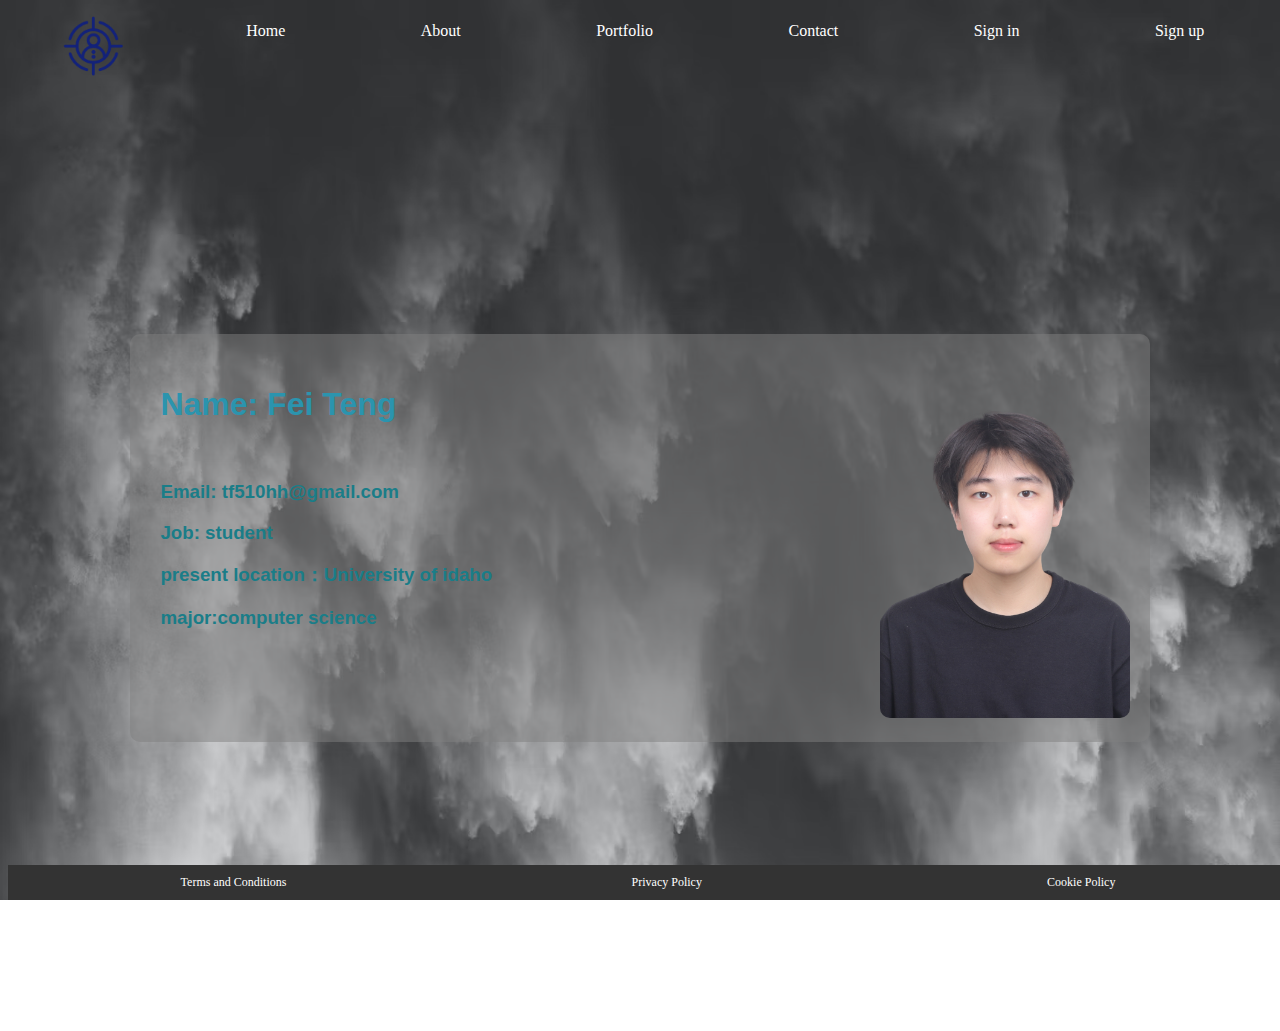
<file: index.html>
<!DOCTYPE html>
<html>
<head>
  <title>My Personal Website</title>
  <style>
    /* Styling to highlight the current page */
    .active {
      font-weight: bold;
    }
  </style>
  <link rel="stylesheet" href="general.css">
  <link rel="icon" href="pic.png" type="image/x-icon"> 
</head>
<body>
  <!-- Header Menu -->
  <header>
    <nav>
      <img src="pic.png" alt="Website Logo" style="height: 75px; width: 75px;">
      <a href="home.html">Home</a>
      <a href="about.html">About</a>
      <a href="portfolio.html">Portfolio</a>
      <a href="contact.html">Contact</a>
      <a href="signin.html">Sign in</a>
      <a href="signup.html">Sign up</a>
    </nav>
  </header>

  <!-- Content -->
<main>
    
  <div id="homepage">
   
    <div class="translucent-box">
      
      <div class="info">
        <h1>Name: Fei Teng</h1>
        <br><h3>Email: tf510hh@gmail.com</h3>
        <h3>Job: student</h3>
        <h3>present location：University of idaho</h3>
        <h3>major:computer science</h3>
        
      </div>
      
      <div class="image">
        <img src="IMG_6642-removebg-preview.png" alt="Your Image">
      </div>
    </div>

  </div>
  
</main>

  <!-- Footer Menu -->
  <footer>
    <nav>
      <a href="terms.html">Terms and Conditions</a>
      <a href="privacy.html">Privacy Policy</a>
      <a href="cookie.html">Cookie Policy</a>
    </nav>
  </footer>

</body>
</html>
</file>
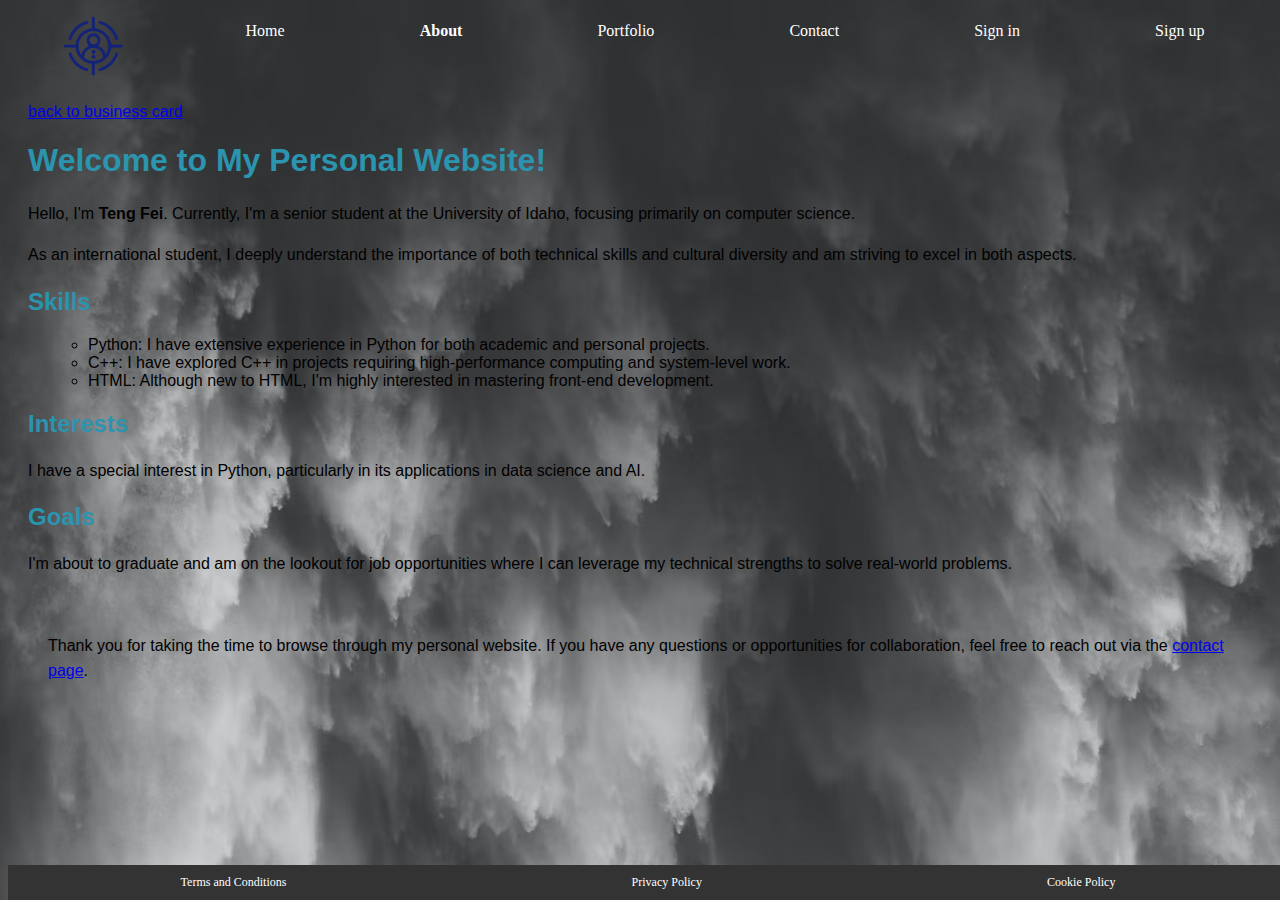
<file: about.html>
<!DOCTYPE html>
<html>
<head>
  <title>My Personal Website</title>
  <style>
    /* Styling to highlight the current page */
    .active {
      font-weight: bold;
    }
  </style>
  <link rel="stylesheet" href="general.css">
  <link rel="icon" href="pic.png" type="image/x-icon"> 
</head>
<body>
  <!-- Header Menu -->
  <header>
    <nav>
      <img src="pic.png" alt="Website Logo" style="height: 75px; width: 75px;">
      <a href="home.html">Home</a>
      <a href="about.html" class="active">About</a>
      <a href="portfolio.html">Portfolio</a>
      <a href="contact.html">Contact</a>
      <a href="signin.html">Sign in</a>
      <a href="signup.html">Sign up</a>
    </nav>
  </header>



<main>
    <a href="index.html">back to business card </a>
    <h1>Welcome to My Personal Website!</h1>
    
    <section id="about-me">
        <p>Hello, I'm <span class="highlight">Teng Fei</span>. Currently, I'm a senior student at the University of Idaho, focusing primarily on computer science.</p>
        <p>As an international student, I deeply understand the importance of both technical skills and cultural diversity and am striving to excel in both aspects.</p>
    </section>
    
    <section id="skills">
        <h2>Skills</h2>
        <ul>
            <li>Python: I have extensive experience in Python for both academic and personal projects.</li>
            <li>C++: I have explored C++ in projects requiring high-performance computing and system-level work.</li>
            <li>HTML: Although new to HTML, I'm highly interested in mastering front-end development.</li>
        </ul>
    </section>
    
    <section id="interests">
        <h2>Interests</h2>
        <p>I have a special interest in Python, particularly in its applications in data science and AI.</p>
    </section>
    
    <section id="goals">
        <h2>Goals</h2>
        <p>I'm about to graduate and am on the lookout for job opportunities where I can leverage my technical strengths to solve real-world problems.</p>
    </section>
    
    <section id="contact">
        <p>Thank you for taking the time to browse through my personal website. If you have any questions or opportunities for collaboration, feel free to reach out via the <a href="contact.html">contact page</a>.</p>
    </section>
</main>

  

  <!-- Footer Menu -->
  <footer>
    <nav>
      <a href="terms.html">Terms and Conditions</a>
      <a href="privacy.html">Privacy Policy</a>
      <a href="cookie.html">Cookie Policy</a>
    </nav>
  </footer>

</body>
</html>
</file>
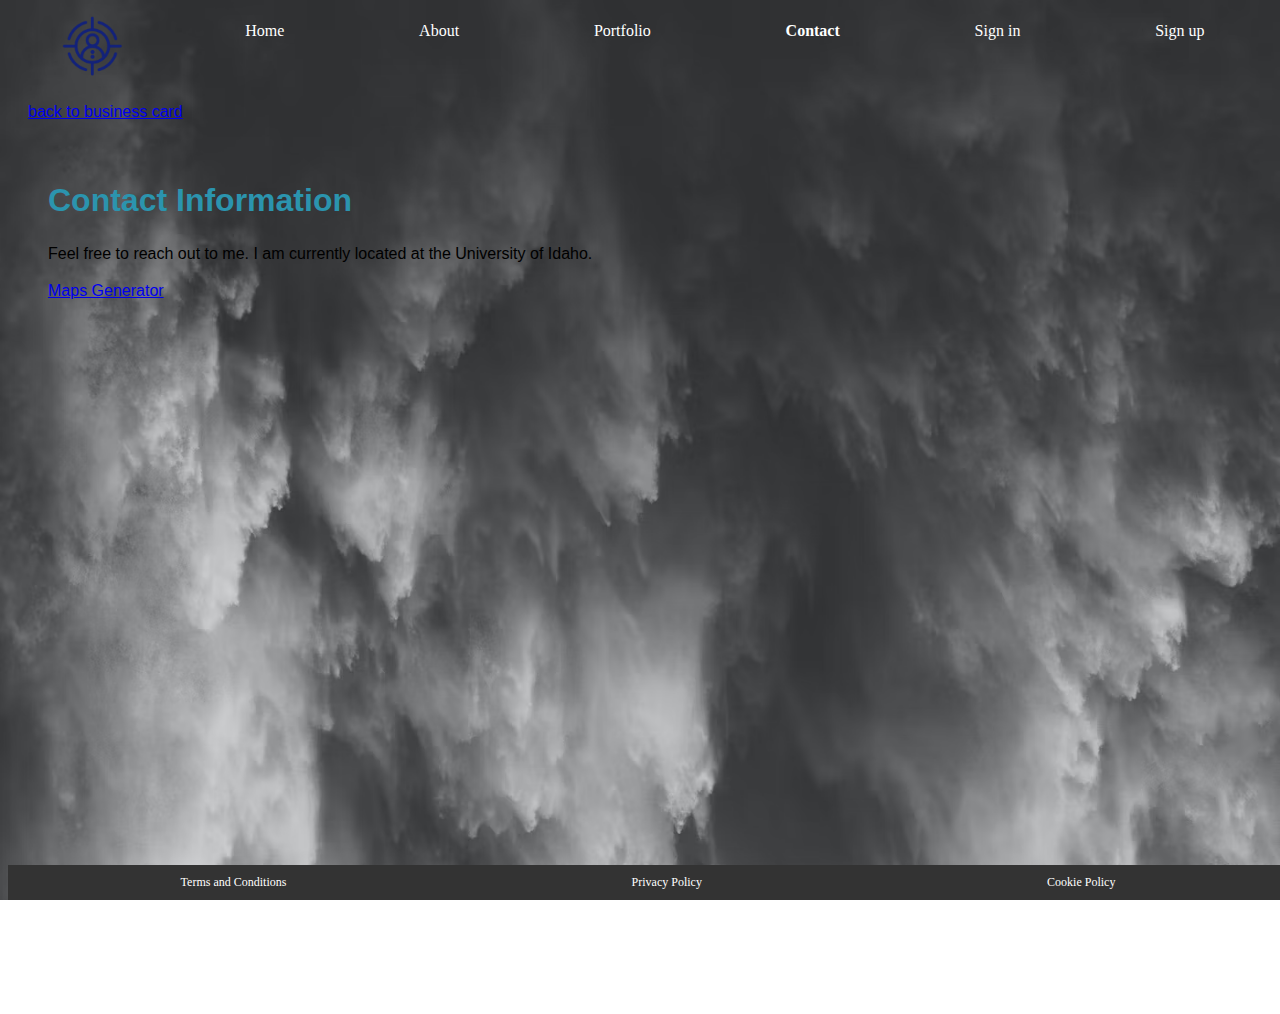
<file: contact.html>
<!DOCTYPE html>
<html>
<head>
  <title>My Personal Website</title>
  <style>
    /* Styling to highlight the current page */
    .active {
      font-weight: bold;
    }
  </style>
  <link rel="stylesheet" href="general.css">
  <link rel="icon" href="pic.png" type="image/x-icon"> 
</head>
<body>
  <!-- Header Menu -->
  <header>
    <nav>
      <img src="pic.png" alt="Website Logo" style="height: 75px; width: 75px;">
      <a href="home.html">Home</a>
      <a href="about.html">About</a>
      <a href="portfolio.html">Portfolio</a>
      <a href="contact.html" class="active">Contact</a>
      <a href="signin.html">Sign in</a>
      <a href="signup.html">Sign up</a>
    </nav>
  </header>


<main>
    <a href="index.html">back to business card </a>
    

    
    <section id="contact">
      <h1>Contact Information</h1>
      <p>Feel free to reach out to me. I am currently located at the University of Idaho.</p>

      <!-- Embed Google Map -->
      <div class="map-container">
        <iframe width="1920" height="1080" frameborder="0" scrolling="no" marginheight="0" marginwidth="0" id="gmap_canvas" src="https://maps.google.com/maps?width=1920&amp;height=1080&amp;hl=en&amp;q=209%20southview%20ave%20Moscow+()&amp;t=h&amp;z=10&amp;ie=UTF8&amp;iwloc=B&amp;output=embed"></iframe>
        <a href='https://google-map-generator.com/'>Maps Generator</a>
      </div>

    </section>
  </main>


  <!-- Footer Menu -->
  <footer>
    <nav>
      <a href="terms.html">Terms and Conditions</a>
      <a href="privacy.html">Privacy Policy</a>
      <a href="cookie.html">Cookie Policy</a>
    </nav>
  </footer>

</body>
</html>
</file>
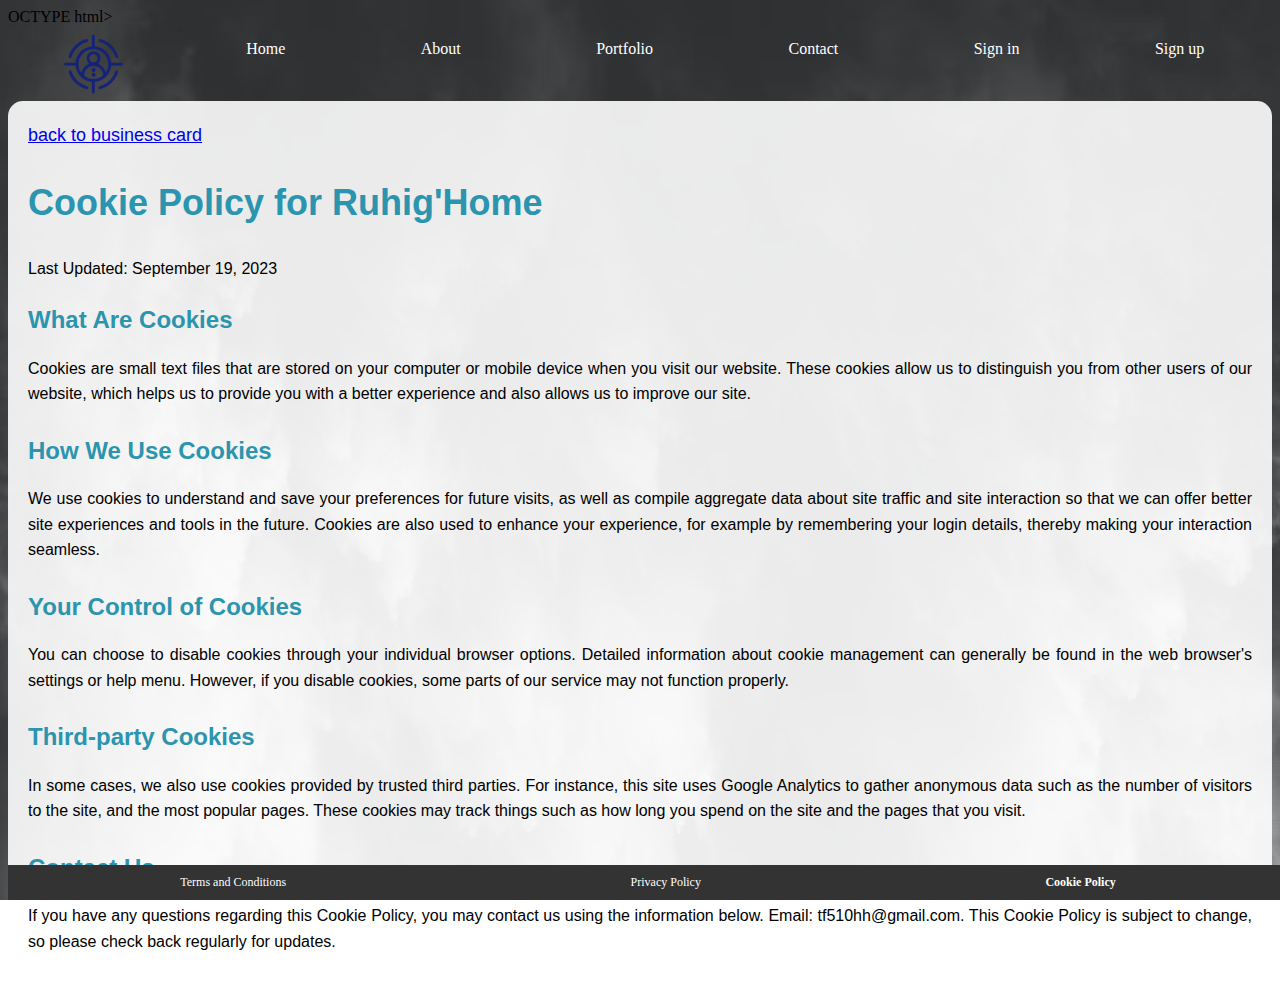
<file: cookie.html>
OCTYPE html>
<html>
<head>
  <title>My Personal Website</title>
  <style>
    /* Styling to highlight the current page */
    .active {
      font-weight: bold;
    }
  </style>
  <link rel="stylesheet" href="general.css">
  <link rel="icon" href="pic.png" type="image/x-icon"> 
</head>
<body>
  <!-- Header Menu -->
  <header>
    <nav>
      <img src="pic.png" alt="Website Logo" style="height: 75px; width: 75px;">
      <a href="home.html">Home</a>
      <a href="about.html">About</a>
      <a href="portfolio.html">Portfolio</a>
      <a href="contact.html">Contact</a>
      <a href="signin.html">Sign in</a>
      <a href="signup.html">Sign up</a>
    </nav>
  </header>


<!-- Main Content -->
<main id="cookie-policy">
    <a href="index.html">back to business card </a>
    <h1>Cookie Policy for Ruhig'Home</h1>
    <p>Last Updated: September 19, 2023</p>

    <section class="cookie-section">
      <h2>What Are Cookies</h2>
      <p>Cookies are small text files that are stored on your computer or mobile device when you visit our website. These cookies allow us to distinguish you from other users of our website, which helps us to provide you with a better experience and also allows us to improve our site.</p>
    </section>

    <section class="cookie-section">
      <h2>How We Use Cookies</h2>
      <p>We use cookies to understand and save your preferences for future visits, as well as compile aggregate data about site traffic and site interaction so that we can offer better site experiences and tools in the future. Cookies are also used to enhance your experience, for example by remembering your login details, thereby making your interaction seamless.</p>
    </section>

    <section class="cookie-section">
      <h2>Your Control of Cookies</h2>
      <p>You can choose to disable cookies through your individual browser options. Detailed information about cookie management can generally be found in the web browser's settings or help menu. However, if you disable cookies, some parts of our service may not function properly.</p>
    </section>

    <section class="cookie-section">
      <h2>Third-party Cookies</h2>
      <p>In some cases, we also use cookies provided by trusted third parties. For instance, this site uses Google Analytics to gather anonymous data such as the number of visitors to the site, and the most popular pages. These cookies may track things such as how long you spend on the site and the pages that you visit.</p>
    </section>

    <section class="cookie-section">
      <h2>Contact Us</h2>
      <p>If you have any questions regarding this Cookie Policy, you may contact us using the information below. Email: tf510hh@gmail.com. This Cookie Policy is subject to change, so please check back regularly for updates.</p>
    </section>
  </main>


  <!-- Footer Menu -->
  <footer>
    <nav>
      <a href="terms.html">Terms and Conditions</a>
      <a href="privacy.html">Privacy Policy</a>
      <a href="cookie.html" class="active">Cookie Policy</a>
    </nav>
  </footer>

</body>
</html>
</file>
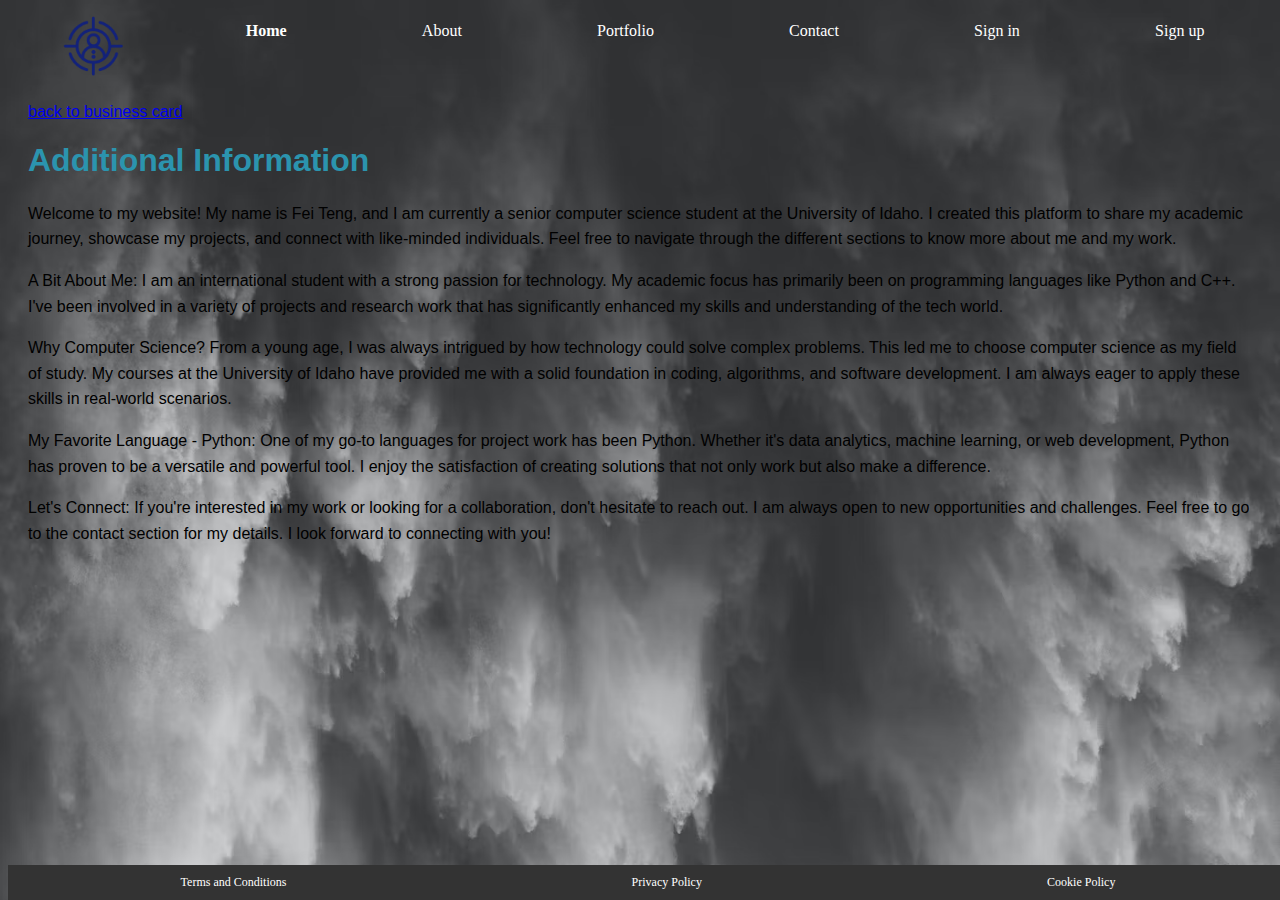
<file: home.html>
<!DOCTYPE html>
<html>
<head>
  <title>My Personal Website</title>
  <style>
    /* Styling to highlight the current page */
    .active {
      font-weight: bold;
    }
  </style>
  <link rel="stylesheet" href="general.css">
  <link rel="icon" href="pic.png" type="image/x-icon"> 
</head>
<body>
  <!-- Header Menu -->
  <header>
    <nav>
      <img src="pic.png" alt="Website Logo" style="height: 75px; width: 75px;">
      <a href="home.html" class="active">Home</a>
      <a href="about.html">About</a>
      <a href="portfolio.html">Portfolio</a>
      <a href="contact.html">Contact</a>
      <a href="signin.html">Sign in</a>
      <a href="signup.html">Sign up</a>
    </nav>
  </header>

  

<main>

    
    <div class="wrapper">
        <a href="index.html">back to business card </a>
        
        <div class="new-box">
            <h1>Additional Information</h1>
            <p>Welcome to my website! My name is Fei Teng, and I am currently a senior computer science student at the University of Idaho. I created this platform to share my academic journey, showcase my projects, and connect with like-minded individuals. Feel free to navigate through the different sections to know more about me and my work. </p>
            <p>A Bit About Me: I am an international student with a strong passion for technology. My academic focus has primarily been on programming languages like Python and C++. I've been involved in a variety of projects and research work that has significantly enhanced my skills and understanding of the tech world. </p>
            <p>Why Computer Science? From a young age, I was always intrigued by how technology could solve complex problems. This led me to choose computer science as my field of study. My courses at the University of Idaho have provided me with a solid foundation in coding, algorithms, and software development. I am always eager to apply these skills in real-world scenarios.</p>
            <p>My Favorite Language - Python: One of my go-to languages for project work has been Python. Whether it's data analytics, machine learning, or web development, Python has proven to be a versatile and powerful tool. I enjoy the satisfaction of creating solutions that not only work but also make a difference.</p>
            <p>Let's Connect: If you're interested in my work or looking for a collaboration, don't hesitate to reach out. I am always open to new opportunities and challenges. Feel free to go to the contact section for my details. I look forward to connecting with you!</p>
        </div>
    </div>
</main>


  <!-- Footer Menu -->
  <footer>
    <nav>
      <a href="terms.html">Terms and Conditions</a>
      <a href="privacy.html">Privacy Policy</a>
      <a href="cookie.html">Cookie Policy</a>
    </nav>
  </footer>

</body>
</html>
</file>
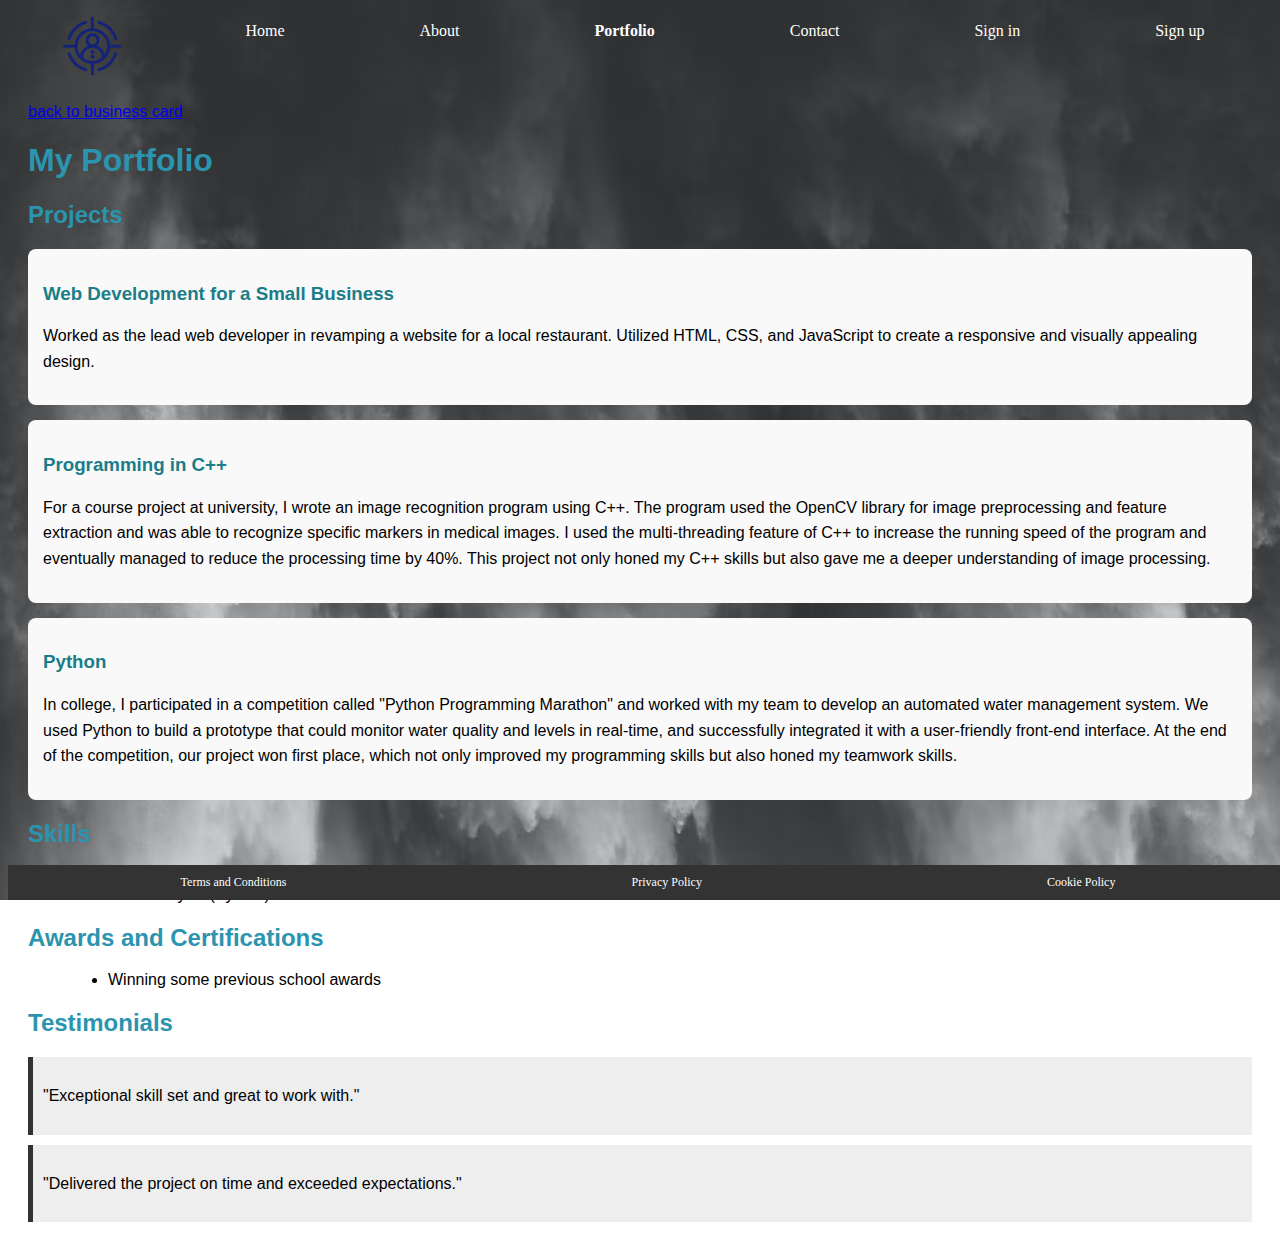
<file: portfolio.html>
<!DOCTYPE html>
<html>
<head>
  <title>My Personal Website</title>
  <style>
    /* Styling to highlight the current page */
    .active {
      font-weight: bold;
    }
  </style>
  <link rel="stylesheet" href="general.css">
  <link rel="icon" href="pic.png" type="image/x-icon"> 
</head>
<body>
  <!-- Header Menu -->
  <header>
    <nav>
      <img src="pic.png" alt="Website Logo" style="height: 75px; width: 75px;">
      <a href="home.html">Home</a>
      <a href="about.html">About</a>
      <a href="portfolio.html" class="active">Portfolio</a>
      <a href="contact.html">Contact</a>
      <a href="signin.html">Sign in</a>
      <a href="signup.html">Sign up</a>
    </nav>
  </header>

  <!-- Content -->
<!-- Main Content -->
<main>
    <a href="index.html">back to business card </a>
    <h1>My Portfolio</h1>
  
    <!-- Projects Section -->
    <section>
      <h2>Projects</h2>
      
      <article>
        <h3>Web Development for a Small Business</h3>
        <p>Worked as the lead web developer in revamping a website for a local restaurant. Utilized HTML, CSS, and JavaScript to create a responsive and visually appealing design. </p>
      </article>
  
      <article>
        <h3>Programming in C++</h3>
        <p>For a course project at university, I wrote an image recognition program using C++. The program used the OpenCV library for image preprocessing and feature extraction and was able to recognize specific markers in medical images. I used the multi-threading feature of C++ to increase the running speed of the program and eventually managed to reduce the processing time by 40%. This project not only honed my C++ skills but also gave me a deeper understanding of image processing.</p>
      </article>
  
      <article>
        <h3>Python</h3>
        <p>In college, I participated in a competition called "Python Programming Marathon" and worked with my team to develop an automated water management system. We used Python to build a prototype that could monitor water quality and levels in real-time, and successfully integrated it with a user-friendly front-end interface. At the end of the competition, our project won first place, which not only improved my programming skills but also honed my teamwork skills.</p>
      </article>
    </section>
  
    <!-- Skills Section -->
    <section>
      <h2>Skills</h2>
      <ul>
        <li>Web Development (HTML, CSS)</li>
        <li>Data Analysis (Python)</li>
        
      </ul>
    </section>
  
    <!-- Awards Section -->
    <section>
      <h2>Awards and Certifications</h2>
      <ul>
        <li>Winning some previous school awards</li>
      </ul>
    </section>
  
    <!-- Testimonials Section -->
    <section>
      <h2>Testimonials</h2>
      <blockquote>
        <p>"Exceptional skill set and great to work with."</p>
        <footer>- Client A</footer>
      </blockquote>
      <blockquote>
        <p>"Delivered the project on time and exceeded expectations."</p>
        <footer>- Client B</footer>
      </blockquote>
    </section>
  </main>
  

  <!-- Footer Menu -->
  <footer>
    <nav>
      <a href="terms.html">Terms and Conditions</a>
      <a href="privacy.html">Privacy Policy</a>
      <a href="cookie.html">Cookie Policy</a>
    </nav>
  </footer>

</body>
</html>
</file>
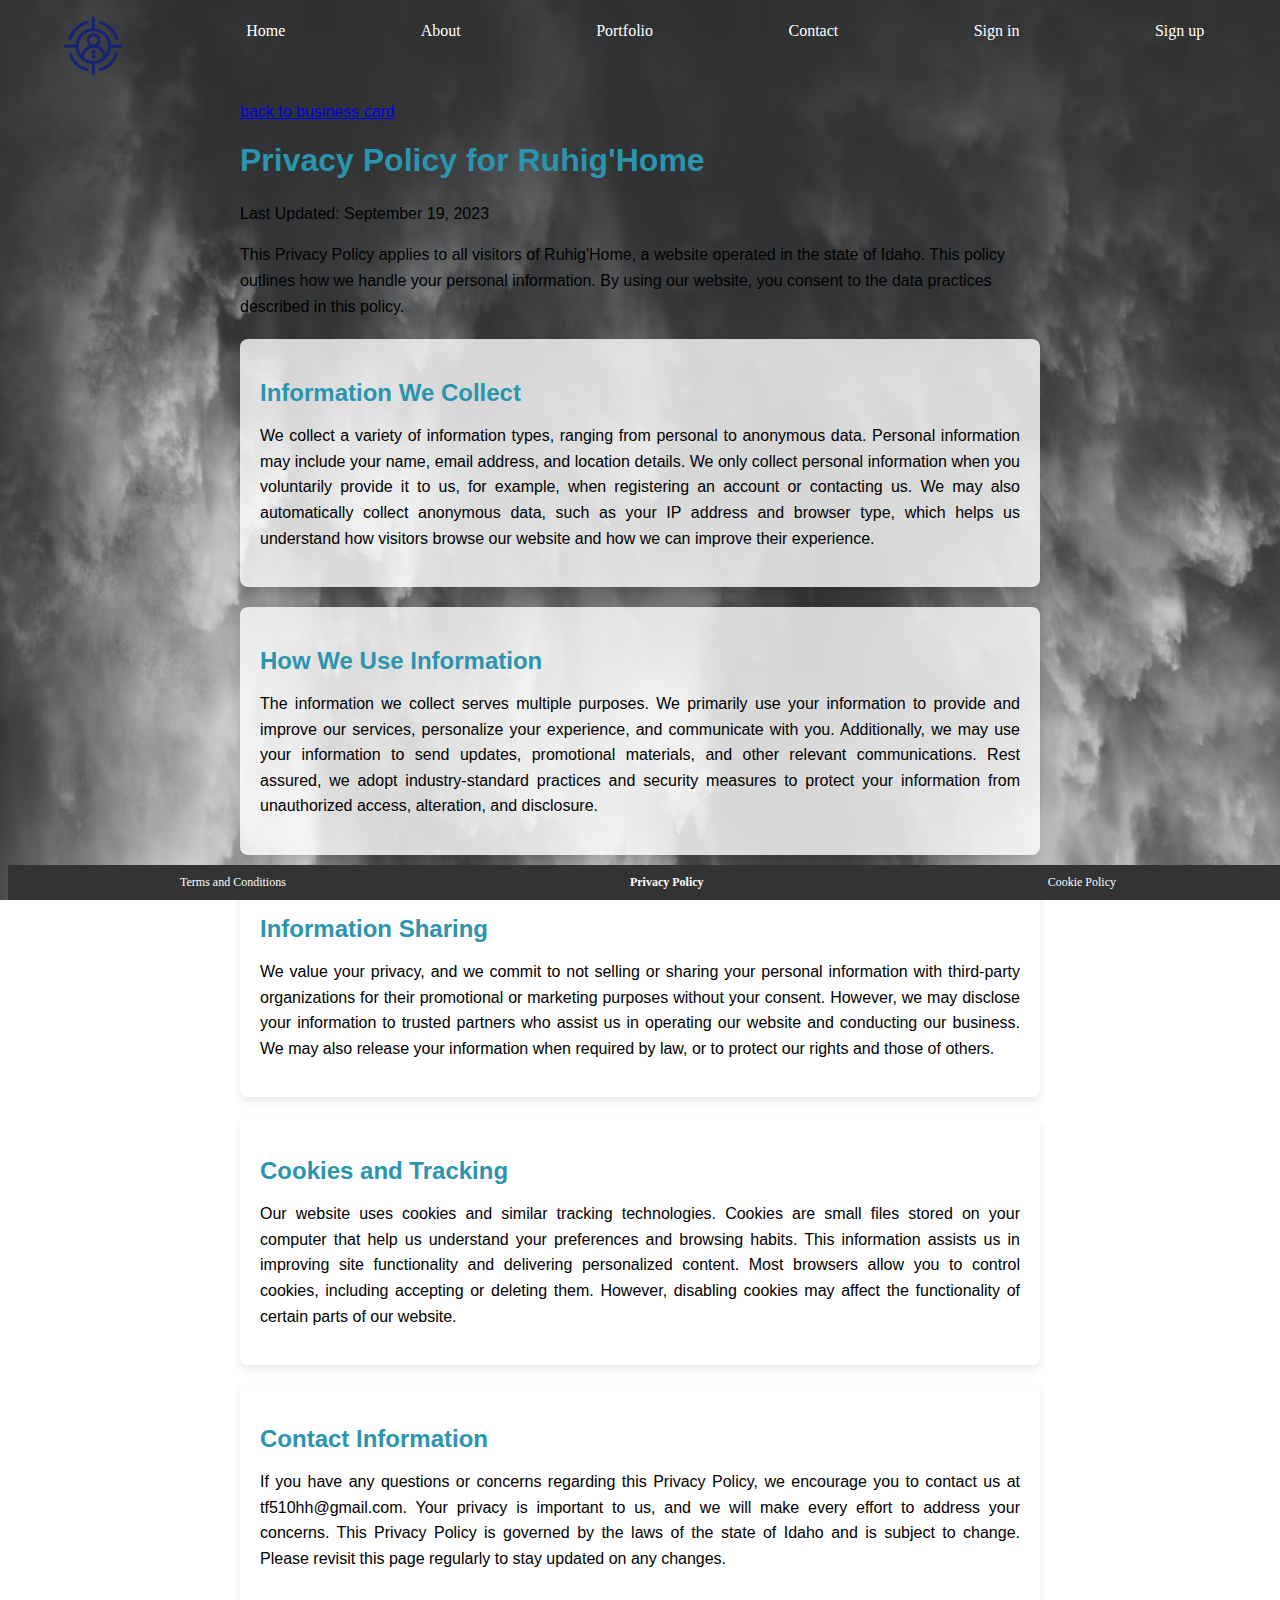
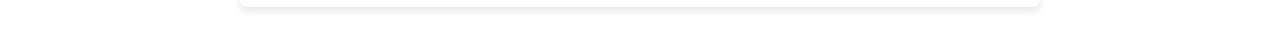
<file: privacy.html>
<!DOCTYPE html>
<html>
<head>
  <title>My Personal Website</title>
  <style>
    /* Styling to highlight the current page */
    .active {
      font-weight: bold;
    }
  </style>
  <link rel="stylesheet" href="general.css">
  <link rel="icon" href="pic.png" type="image/x-icon"> 
</head>
<body>
  <!-- Header Menu -->
  <header>
    <nav>
      <img src="pic.png" alt="Website Logo" style="height: 75px; width: 75px;">
      <a href="home.html">Home</a>
      <a href="about.html">About</a>
      <a href="portfolio.html">Portfolio</a>
      <a href="contact.html">Contact</a>
      <a href="signin.html">Sign in</a>
      <a href="signup.html">Sign up</a>
    </nav>
  </header>


<!-- Main Content -->
<main id="privacy-policy">
    <a href="index.html">back to business card </a>
    <h1>Privacy Policy for Ruhig'Home</h1>
    <p>Last Updated: September 19, 2023</p>
    <p>This Privacy Policy applies to all visitors of Ruhig'Home, a website operated in the state of Idaho. This policy outlines how we handle your personal information. By using our website, you consent to the data practices described in this policy.</p>
    
    <section class="privacy-section">
      <h2>Information We Collect</h2>
      <p>We collect a variety of information types, ranging from personal to anonymous data. Personal information may include your name, email address, and location details. We only collect personal information when you voluntarily provide it to us, for example, when registering an account or contacting us. We may also automatically collect anonymous data, such as your IP address and browser type, which helps us understand how visitors browse our website and how we can improve their experience.</p>
    </section>
    
    <section class="privacy-section">
      <h2>How We Use Information</h2>
      <p>The information we collect serves multiple purposes. We primarily use your information to provide and improve our services, personalize your experience, and communicate with you. Additionally, we may use your information to send updates, promotional materials, and other relevant communications. Rest assured, we adopt industry-standard practices and security measures to protect your information from unauthorized access, alteration, and disclosure.</p>
    </section>
    
    <section class="privacy-section">
      <h2>Information Sharing</h2>
      <p>We value your privacy, and we commit to not selling or sharing your personal information with third-party organizations for their promotional or marketing purposes without your consent. However, we may disclose your information to trusted partners who assist us in operating our website and conducting our business. We may also release your information when required by law, or to protect our rights and those of others.</p>
    </section>
    
    <section class="privacy-section">
      <h2>Cookies and Tracking</h2>
      <p>Our website uses cookies and similar tracking technologies. Cookies are small files stored on your computer that help us understand your preferences and browsing habits. This information assists us in improving site functionality and delivering personalized content. Most browsers allow you to control cookies, including accepting or deleting them. However, disabling cookies may affect the functionality of certain parts of our website.</p>
    </section>

    <section class="privacy-section">
      <h2>Contact Information</h2>
      <p>If you have any questions or concerns regarding this Privacy Policy, we encourage you to contact us at tf510hh@gmail.com. Your privacy is important to us, and we will make every effort to address your concerns. This Privacy Policy is governed by the laws of the state of Idaho and is subject to change. Please revisit this page regularly to stay updated on any changes.</p>
    </section>
  </main>


  <!-- Footer Menu -->
  <footer>
    <nav>
      <a href="terms.html">Terms and Conditions</a>
      <a href="privacy.html" class="active">Privacy Policy</a>
      <a href="cookie.html">Cookie Policy</a>
    </nav>
  </footer>

</body>
</html>
</file>
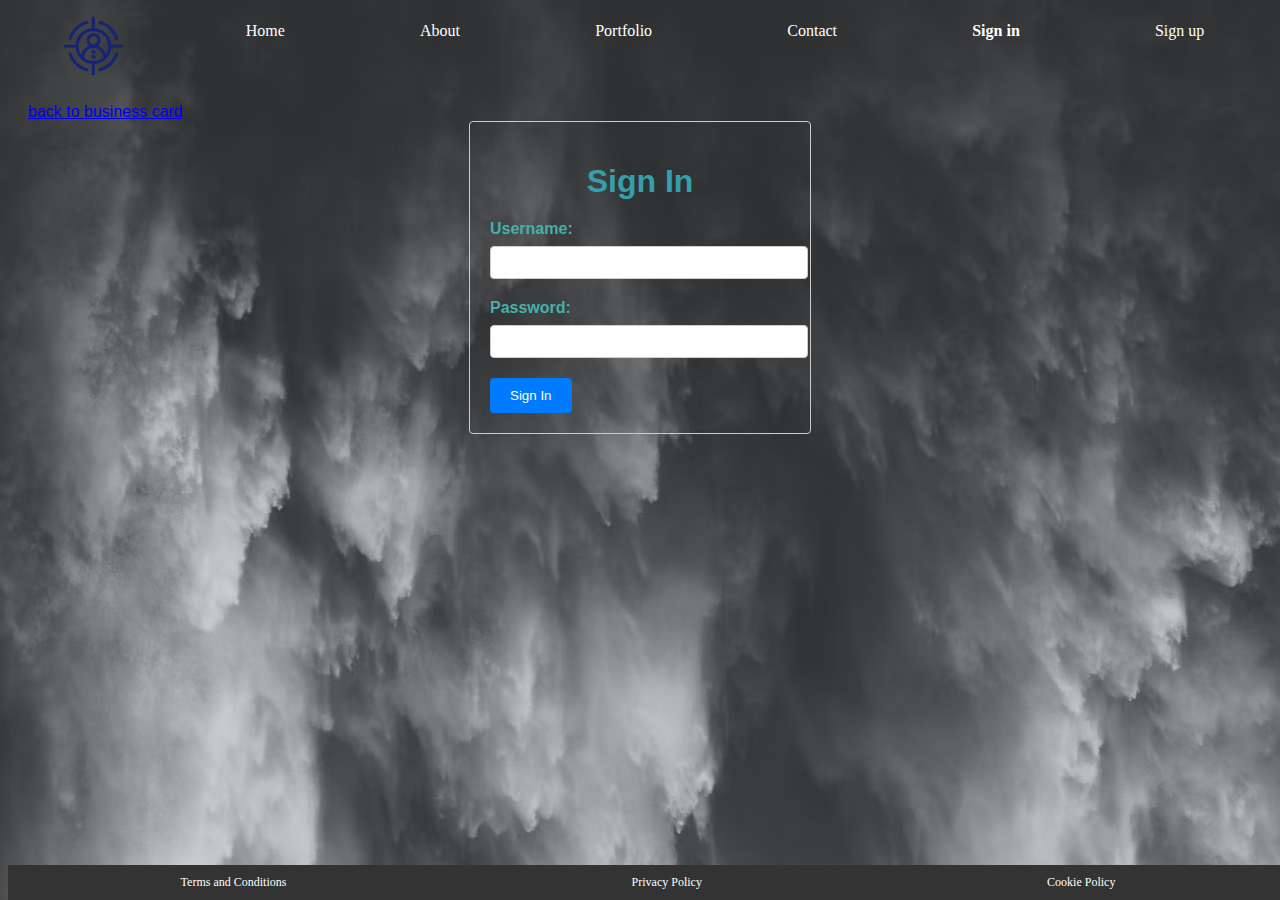
<file: signin.html>
<!DOCTYPE html>
<html>
<head>
  <title>My Personal Website</title>
  <style>
    /* Styling to highlight the current page */
    .active {
      font-weight: bold;
    }
  </style>
  <link rel="stylesheet" href="general.css">
  <link rel="icon" href="pic.png" type="image/x-icon"> 
</head>
<body>
  <!-- Header Menu -->
  <header>
    <nav>
      <img src="pic.png" alt="Website Logo" style="height: 75px; width: 75px;">
      <a href="home.html">Home</a>
      <a href="about.html">About</a>
      <a href="portfolio.html">Portfolio</a>
      <a href="contact.html">Contact</a>
      <a href="signin.html" class="active">Sign in</a>
      <a href="signup.html">Sign up</a>
    </nav>
  </header>

  <!-- Content -->
<!-- Main Content -->
<main>
    <a href="index.html">back to business card </a>
    <div class="form-container">
      <h1>Sign In</h1>
      <form action="/signin" method="post">
        <label for="username">Username:</label>
        <input type="text" id="username" name="username" required>
        
        <label for="password">Password:</label>
        <input type="password" id="password" name="password" required>
  
        <button type="submit">Sign In</button>
      </form>
    </div>
  </main>
  


  <!-- Footer Menu -->
  <footer>
    <nav>
      <a href="terms.html">Terms and Conditions</a>
      <a href="privacy.html">Privacy Policy</a>
      <a href="cookie.html">Cookie Policy</a>
    </nav>
  </footer>

</body>
</html>
</file>
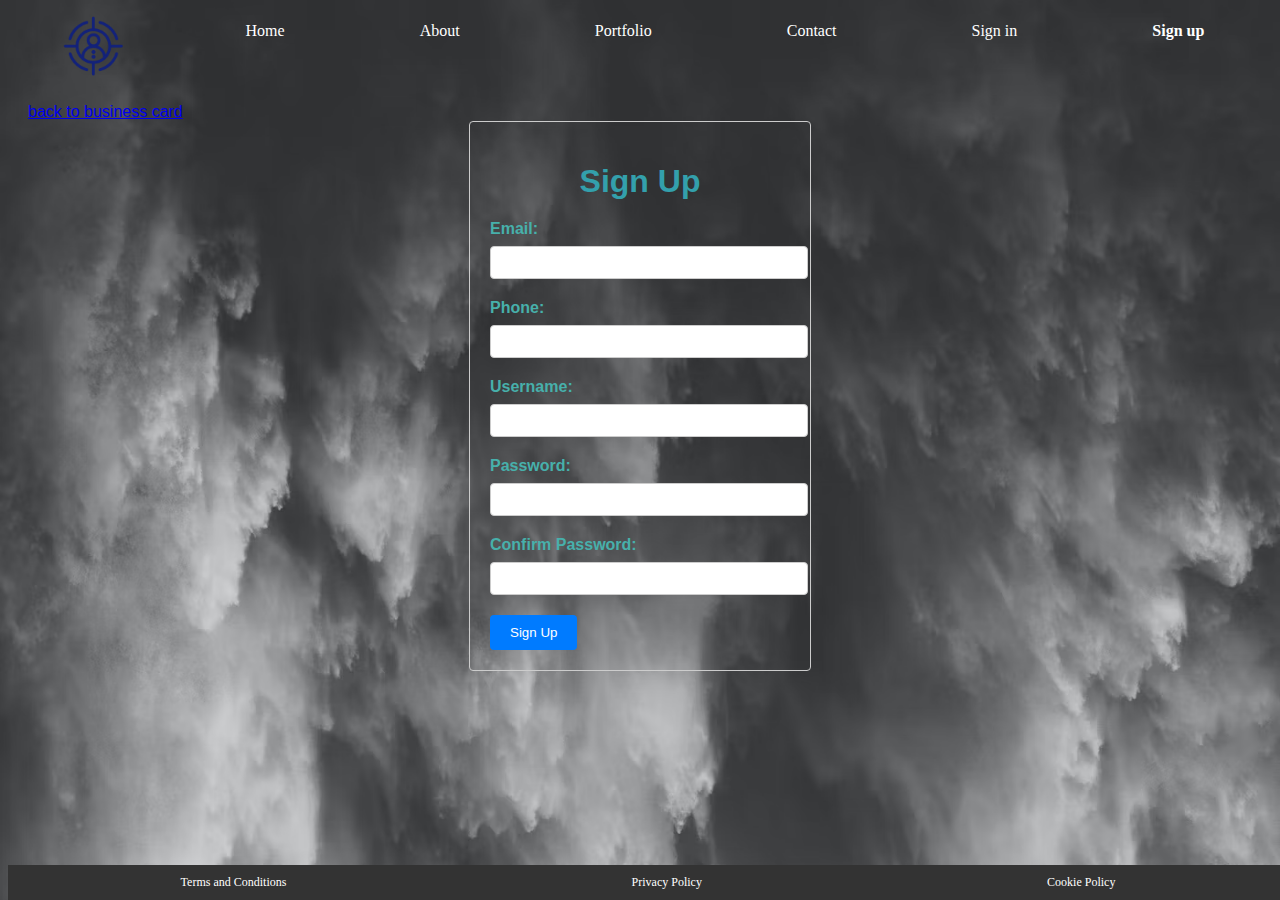
<file: signup.html>
<!DOCTYPE html>
<html>
<head>
  <title>My Personal Website</title>
  <style>
    /* Styling to highlight the current page */
    .active {
      font-weight: bold;
    }
  </style>
  <link rel="stylesheet" href="general.css">
  <link rel="icon" href="pic.png" type="image/x-icon"> 
</head>
<body>
  <!-- Header Menu -->
  <header>
    <nav>
      <img src="pic.png" alt="Website Logo" style="height: 75px; width: 75px;">
      <a href="home.html">Home</a>
      <a href="about.html">About</a>
      <a href="portfolio.html">Portfolio</a>
      <a href="contact.html">Contact</a>
      <a href="signin.html">Sign in</a>
      <a href="signup.html" class="active">Sign up </a>
    </nav>
  </header>

  <!-- Content -->
<!-- Main Content -->
<main>
    <a href="index.html">back to business card </a>
    <div class="form-container">
      <h1>Sign Up</h1>
      <form action="/signup" method="post">
        <label for="email">Email:</label>
        <input type="email" id="email" name="email" required>
        
        <label for="phone">Phone:</label>
        <input type="tel" id="phone" name="phone" required>
        
        <label for="username">Username:</label>
        <input type="text" id="username" name="username" required>
  
        <label for="password">Password:</label>
        <input type="password" id="password" name="password" required>
  
        <label for="confirm-password">Confirm Password:</label>
        <input type="password" id="confirm-password" name="confirm-password" required>
        
        <button type="submit">Sign Up</button>
      </form>
    </div>
  </main>
  
  


  <!-- Footer Menu -->
  <footer>
    <nav>
      <a href="terms.html">Terms and Conditions</a>
      <a href="privacy.html">Privacy Policy</a>
      <a href="cookie.html">Cookie Policy</a>
    </nav>
  </footer>

</body>
</html>
</file>
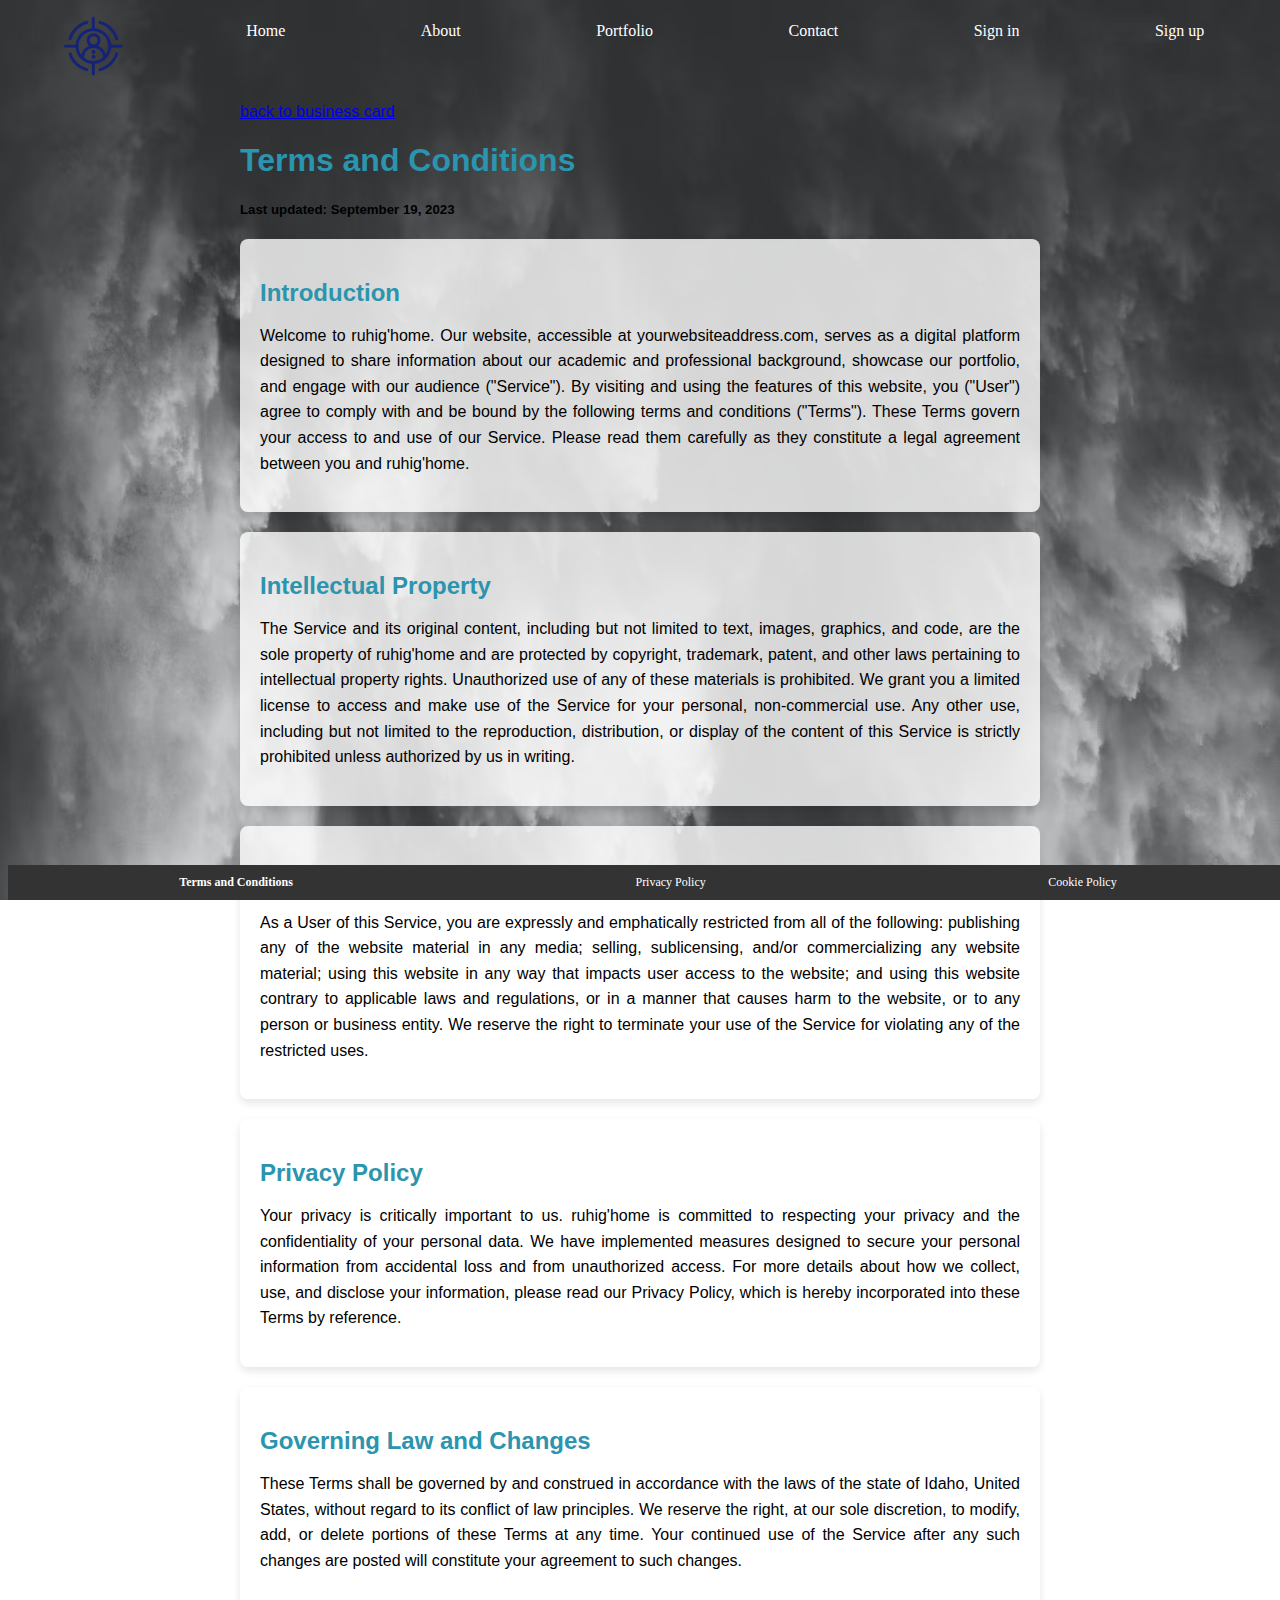
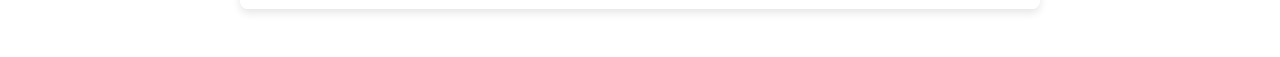
<file: terms.html>
<!DOCTYPE html>
<html>
<head>
  <title>My Personal Website</title>
  <style>
    /* Styling to highlight the current page */
    .active {
      font-weight: bold;
    }
  </style>
  <link rel="stylesheet" href="general.css">
</head>
<body>
  <!-- Header Menu -->
  <header>
    <nav>
      <img src="pic.png" alt="Website Logo" style="height: 75px; width: 75px;">
      <a href="home.html">Home</a>
      <a href="about.html">About</a>
      <a href="portfolio.html">Portfolio</a>
      <a href="contact.html">Contact</a>
      <a href="signin.html">Sign in</a>
      <a href="signup.html">Sign up</a>
    </nav>
  </header>

  <!-- Content -->
<!-- Main Content -->
<main id="terms-and-conditions">
    <a href="index.html">back to business card </a>
    <h1>Terms and Conditions</h1>
    <h5>Last updated: September 19, 2023</h5>

    <section class="terms-section">
      <h2>Introduction</h2>
      <p>Welcome to ruhig'home. Our website, accessible at yourwebsiteaddress.com, serves as a digital platform designed to share information about our academic and professional background, showcase our portfolio, and engage with our audience ("Service"). By visiting and using the features of this website, you ("User") agree to comply with and be bound by the following terms and conditions ("Terms"). These Terms govern your access to and use of our Service. Please read them carefully as they constitute a legal agreement between you and ruhig'home.</p>
    </section>

    <section class="terms-section">
      <h2>Intellectual Property</h2>
      <p>The Service and its original content, including but not limited to text, images, graphics, and code, are the sole property of ruhig'home and are protected by copyright, trademark, patent, and other laws pertaining to intellectual property rights. Unauthorized use of any of these materials is prohibited. We grant you a limited license to access and make use of the Service for your personal, non-commercial use. Any other use, including but not limited to the reproduction, distribution, or display of the content of this Service is strictly prohibited unless authorized by us in writing.</p>
    </section>

    <section class="terms-section">
      <h2>User Restrictions</h2>
      <p>As a User of this Service, you are expressly and emphatically restricted from all of the following: publishing any of the website material in any media; selling, sublicensing, and/or commercializing any website material; using this website in any way that impacts user access to the website; and using this website contrary to applicable laws and regulations, or in a manner that causes harm to the website, or to any person or business entity. We reserve the right to terminate your use of the Service for violating any of the restricted uses.</p>
    </section>

    <section class="terms-section">
      <h2>Privacy Policy</h2>
      <p>Your privacy is critically important to us. ruhig'home is committed to respecting your privacy and the confidentiality of your personal data. We have implemented measures designed to secure your personal information from accidental loss and from unauthorized access. For more details about how we collect, use, and disclose your information, please read our Privacy Policy, which is hereby incorporated into these Terms by reference.</p>
    </section>

    <section class="terms-section">
      <h2>Governing Law and Changes</h2>
      <p>These Terms shall be governed by and construed in accordance with the laws of the state of Idaho, United States, without regard to its conflict of law principles. We reserve the right, at our sole discretion, to modify, add, or delete portions of these Terms at any time. Your continued use of the Service after any such changes are posted will constitute your agreement to such changes.</p>
    </section>
  </main>


  <!-- Footer Menu -->
  <footer>
    <nav>
      <a href="terms.html" class="active">Terms and Conditions</a>
      <a href="privacy.html">Privacy Policy</a>
      <a href="cookie.html">Cookie Policy</a>
    </nav>
  </footer>

</body>
</html>
</file>
<file: general.css>
/*general*/
body {
    background-image: url('photo-1449867727329-3294ea016353.avif');
    background-attachment: fixed;
    background-size: cover;
  }
  nav {
    display: flex;
    justify-content: space-around;  
  }
  
  nav a {
    background-color: rgba(0, 0, 0, 0);  
    color: white;
    padding: 14px 20px;
    text-decoration: none;
    display: inline-block;
    border-radius: 4px;
    transition: background-color 0.3s;  
  }
  
  nav a:hover {
    background-color: rgb(71, 108, 106);  
  }
  

 .translucent-box {
    background-color: rgba(128,128,128, 0.5);
    padding: 20px;
    border-radius: 10px;
    display: flex;
    flex-direction: row;  
    width: 80%;
    margin-bottom: 30px; 
  }
  
  
footer {
    position: fixed;  
    bottom: 0;  
    width: 100%;  
    background-color: #333;  
    color: white;  
    text-align: center;  
    padding: 5px 0;  
    font-size: 12px;  
  }
  
  
  footer a {
    color: white;  
    padding: 5px;  
    text-decoration: none; 
  }
  
 
  footer a:hover {
    text-decoration: underline;  
  }
  

 






 
 
  /*card=index*/
#homepage {
    
    height: 100vh;
    display: flex;
    align-items: center;
    justify-content: center;
  }
  
  
  .translucent-box {
    background-color: rgba(128,128,128, 0.5);  /* 白色，半透明 */
    padding: 20px;
    border-radius: 10px;
    display: flex;
    width: 80%;
  }
  
  .info {
    flex: 1;  
    padding: 10px;
  }
  
  .image img {
    width: 250px; 
    border-radius: 10px;  
  }
  
  .info p {
    margin: 10px 0;
  }
  
 




  /*home*/
 .text-section {
    background-color: rgba(255,255,255, 0.7);
    padding: 20px;
    border-radius: 10px;
    width: 80%;
    margin-left: auto;
    margin-right: auto;
  }
  
.text-section p {
    margin: 10px 0;
  }

.new-box {
    flex-direction: column; 
  }

.wrapper {
    clear: both;
    width: 100%;
  }
  








/* portfolio*/
  main {
    font-family: Arial, sans-serif;
    padding: 20px;
  }
  
  
  h1, h2, h3 {
    color: #1a7d88;
  }
  
  
  section article {
    background-color: #f9f9f9;
    padding: 15px;
    margin: 15px 0;
    border-radius: 8px;
  }
  
  
  ul {
    list-style-type: disc;
    margin-left: 40px;
  }
  
  
  blockquote {
    background-color: #eee;
    padding: 10px;
    margin: 10px 0;
    border-left: 5px solid #333;
  }
  
  blockquote footer {
    font-style: italic;
    text-align: right;
  }
   


 
 
 
 
 
 
  /* about */
  #about-me .highlight {
    font-weight: bold;
}

#skills ul {
    list-style-type: circle;
    margin-left: 20px;
}

#interests, #goals, #contact {
    margin-top: 20px;
}

h1, h2 {
    color: #2b94ae;
}

p {
    font-size: 16px;
    line-height: 1.6;
}





/*terms*/
#terms-and-conditions {
    padding: 20px;
    max-width: 800px;
    margin: auto;
  }
  
  .terms-section {
    background-color: rgba(255, 255, 255, 0.8);
    padding: 20px;
    margin: 20px 0;
    border-radius: 8px;
    box-shadow: 0 4px 8px rgba(0, 0, 0, 0.1);
  }
  
  .terms-section h2 {
    font-size: 24px;
    margin-bottom: 10px;
  }
  
  .terms-section p {
    text-align: justify;
    font-size: 16px;
  }
  






  /*privacy*/
 #privacy-policy {
    padding: 20px;
    max-width: 800px;
    margin: auto;
  }
  
  .privacy-section {
    background-color: rgba(255, 255, 255, 0.8);
    padding: 20px;
    margin: 20px 0;
    border-radius: 8px;
    box-shadow: 0 4px 8px rgba(0, 0, 0, 0.1);
  }
  
  .privacy-section h2 {
    font-size: 24px;
    margin-bottom: 10px;
  }
  
  .privacy-section p {
    text-align: justify;
    font-size: 16px;
  }
  




/*cookie*/
#cookie-policy {
    padding: 20px;
    font-size: 18px;
    line-height: 1.6;
    background-color: rgba(255, 255, 255, 0.9);
    border-radius: 15px;
  }
  
  .cookie-section {
    margin-bottom: 25px;
  }
  
  .cookie-section h2 {
    font-size: 24px;
    margin-bottom: 10px;
  }
  
  .cookie-section p {
    text-align: justify;
    margin-bottom: 20px;
  }
  





/*maps*/



#contact {
    padding: 20px;
  }
  
  /* Map Container */
  .map-container {
    position: relative;
    width: 100%;
    padding-bottom: 56.25%;  
    overflow: hidden;
  }
  
  /* Google Map */
  #gmap_canvas {
    position: absolute;
    top: 0;
    left: 0;
    width: 100% !important;
    height: 100% !important;
  }
  





/*sign in*/

  .form-container {
    width: 300px;
    margin: 0 auto;
    padding: 20px;
    border: 1px solid #ccc;
    border-radius: 4px;
  }
  
  .form-container h1 {
    text-align: center;
    margin-bottom: 20px;
    color: #2ca89d;  
  }
  
  .form-container label {
    display: block;
    margin-bottom: 8px;
    font-weight: bold;
    color: #2c959c;  
  }
  
  .form-container input {
    width: 100%;
    padding: 8px;
    margin-bottom: 20px;
    border: 1px solid #ccc;
    border-radius: 4px;
  }
  
  .form-container button {
    padding: 10px 20px;
    background-color: #007bff;
    color: white;
    border: none;
    border-radius: 4px;
    cursor: pointer;
  }
  
  .form-container button:hover {
    background-color: #0056b3;
  }
  





/*sign up*/
  .form-container {
    width: 300px;
    margin: 0 auto;
    padding: 20px;
    border: 1px solid #ccc;
    border-radius: 4px;
  }
  
  .form-container h1 {
    text-align: center;
    margin-bottom: 20px;
    color: #33a0ac;
  }
  
  .form-container label {
    display: block;
    margin-bottom: 8px;
    font-weight: bold;
    color: #47b0ab;
  }
  
  .form-container input {
    width: 100%;
    padding: 8px;
    margin-bottom: 20px;
    border: 1px solid #ccc;
    border-radius: 4px;
  }
  
  .form-container button {
    padding: 10px 20px;
    background-color: #007bff;
    color: white;
    border: none;
    border-radius: 4px;
    cursor: pointer;
  }
  
  .form-container button:hover {
    background-color: #0056b3;
  }
</file>
